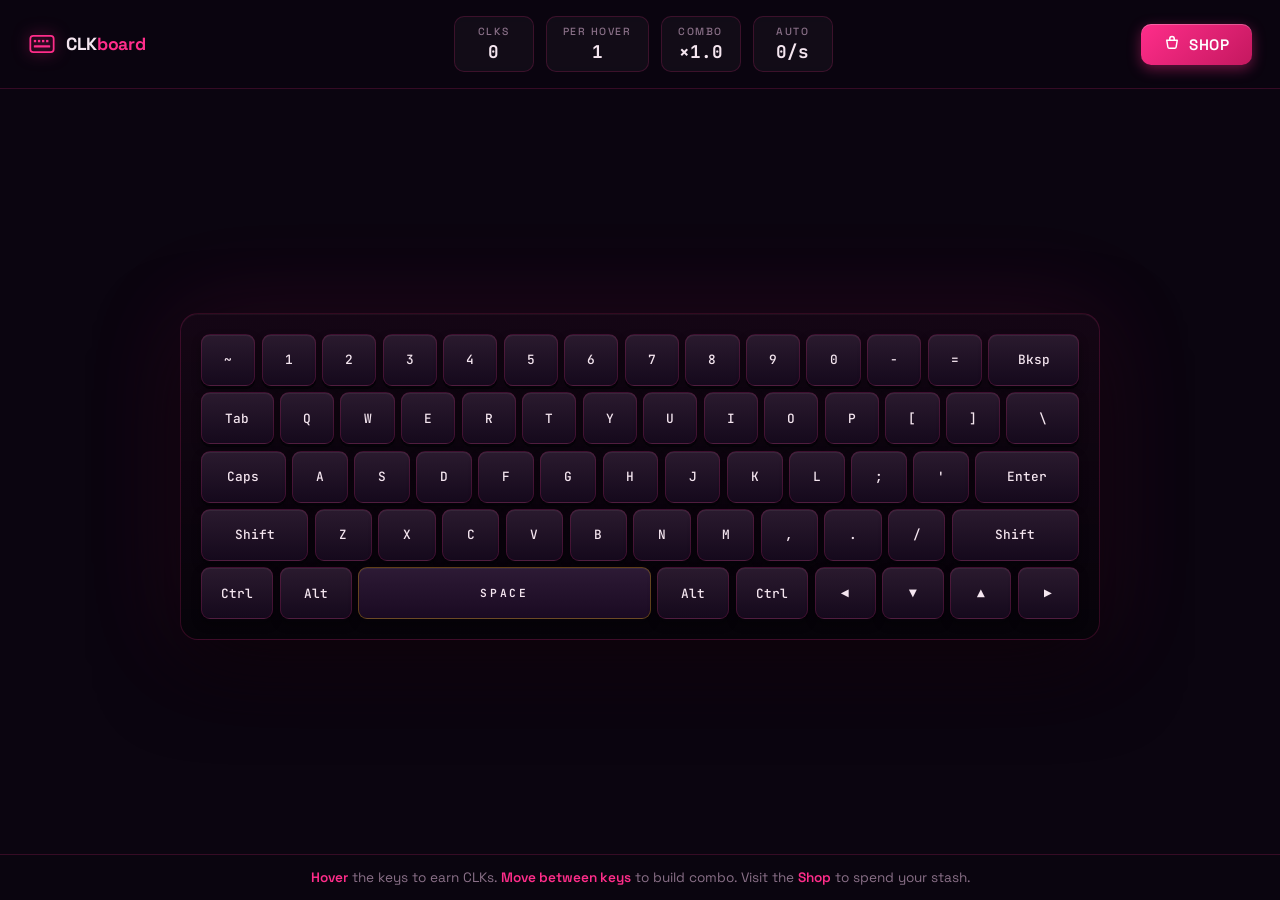
<file: index.html>
<!DOCTYPE html>
<html lang="en">
<head>
<meta charset="UTF-8">
<meta name="viewport" content="width=device-width, initial-scale=1.0">
<title>CLKboard — Hover to Earn</title>
<meta name="description" content="A clicker game where you hover a virtual keyboard to earn CLKs.">
<link rel="icon" href="data:image/svg+xml,<svg xmlns='http://www.w3.org/2000/svg' viewBox='0 0 24 24'><rect x='2' y='5' width='20' height='14' rx='2' fill='%23ff2d8a'/></svg>">
<link rel="preconnect" href="https://fonts.googleapis.com">
<link rel="preconnect" href="https://fonts.gstatic.com" crossorigin>
<link href="https://fonts.googleapis.com/css2?family=Space+Grotesk:wght@300;400;500;600;700&family=JetBrains+Mono:wght@400;500;700&display=swap" rel="stylesheet">
<link rel="stylesheet" href="style.css">
</head>
<body>
<div class="bg-grid" aria-hidden="true"></div>
<div class="bg-glow" aria-hidden="true"></div>

<header class="topbar">
  <div class="brand">
    <svg class="brand-svg" viewBox="0 0 24 24" aria-hidden="true">
      <rect x="2" y="5" width="20" height="14" rx="2.5" fill="none" stroke="currentColor" stroke-width="1.5"/>
      <rect x="5" y="8.5" width="2" height="2" fill="currentColor"/>
      <rect x="8.5" y="8.5" width="2" height="2" fill="currentColor"/>
      <rect x="12" y="8.5" width="2" height="2" fill="currentColor"/>
      <rect x="15.5" y="8.5" width="2" height="2" fill="currentColor"/>
      <rect x="5" y="13" width="14" height="2" fill="currentColor" rx="0.5"/>
    </svg>
    <span class="brand-name">CLK<span class="brand-accent">board</span></span>
  </div>
  
  <div class="stats" role="status" aria-live="polite">
    <div class="stat">
      <span class="stat-label">CLKs</span>
      <span class="stat-value" id="clkCount">0</span>
    </div>
    <div class="stat">
      <span class="stat-label">Per Hover</span>
      <span class="stat-value" id="perHover">1</span>
    </div>
    <div class="stat">
      <span class="stat-label">Combo</span>
      <span class="stat-value" id="comboValue">×1.0</span>
    </div>
    <div class="stat">
      <span class="stat-label">Auto</span>
      <span class="stat-value" id="autoRate">0/s</span>
    </div>
  </div>
  
  <a href="shop.html" class="shop-btn" aria-label="Visit the upgrade shop">
    <svg viewBox="0 0 24 24" fill="none" stroke="currentColor" stroke-width="2" stroke-linecap="round" stroke-linejoin="round" aria-hidden="true">
      <path d="M5 7h14l-1.5 9a2 2 0 0 1-2 1.7H8.5a2 2 0 0 1-2-1.7L5 7z"/>
      <path d="M9 7V5a3 3 0 0 1 6 0v2"/>
    </svg>
    <span>Shop</span>
  </a>
</header>

<main class="keyboard-stage">
  <div class="keyboard" id="keyboard" role="group" aria-label="Keyboard"></div>
</main>

<footer class="game-footer">
  <p><strong>Hover</strong> the keys to earn CLKs. <strong>Move between keys</strong> to build combo. Visit the <strong>Shop</strong> to spend your stash.</p>
</footer>

<div class="toast-container" id="toastContainer" aria-live="polite"></div>

<script src="core.js"></script>
<script src="script.js"></script>
</body>
</html>
</file>
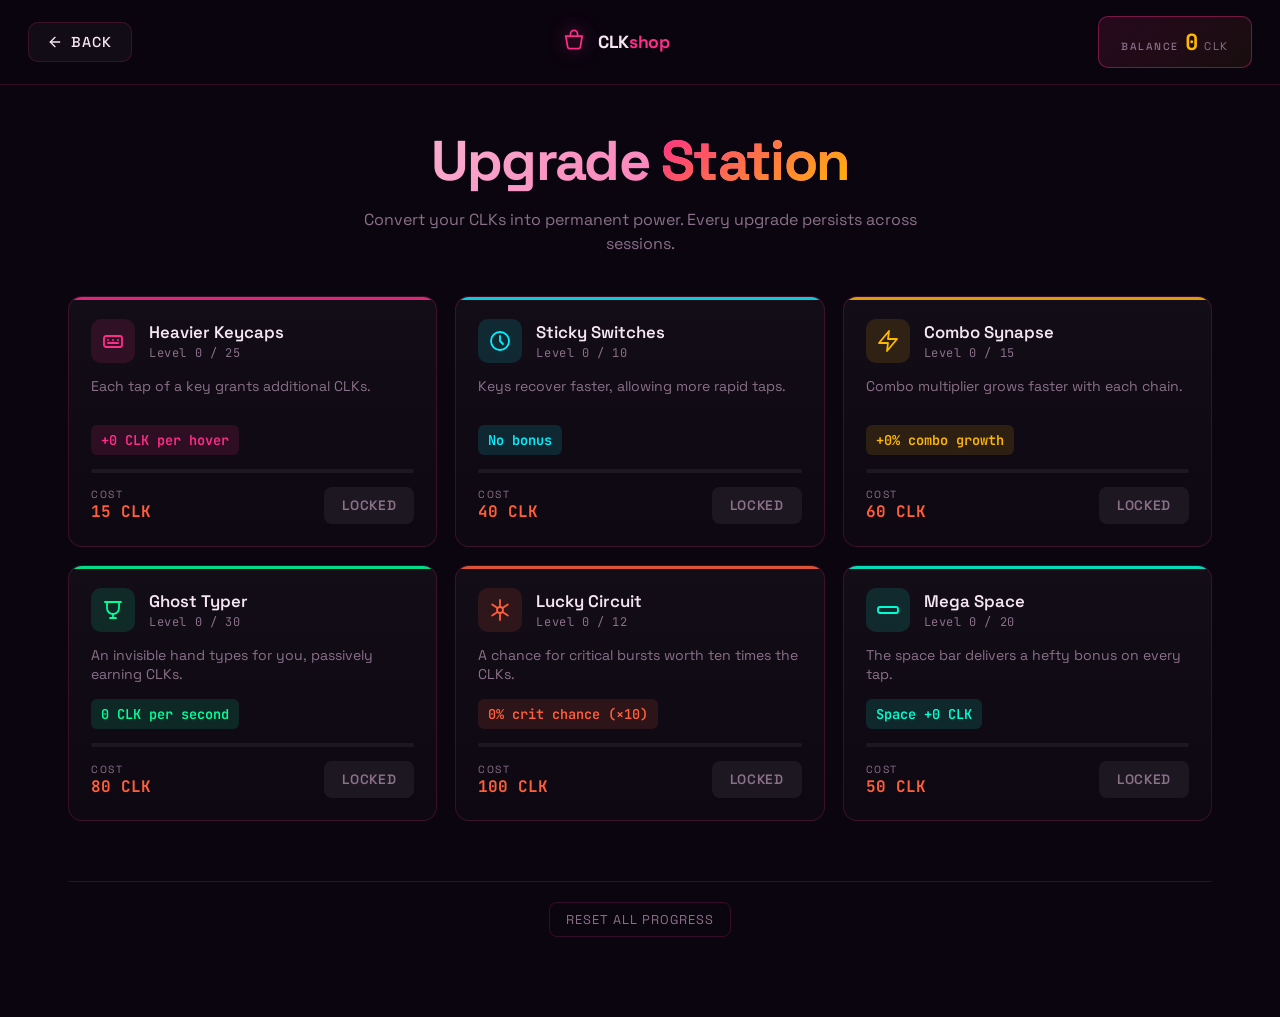
<file: shop.html>
<!DOCTYPE html>
<html lang="en">
<head>
<meta charset="UTF-8">
<meta name="viewport" content="width=device-width, initial-scale=1.0">
<title>CLKboard — Upgrade Shop</title>
<link rel="icon" href="data:image/svg+xml,<svg xmlns='http://www.w3.org/2000/svg' viewBox='0 0 24 24'><rect x='2' y='5' width='20' height='14' rx='2' fill='%23ff2d8a'/></svg>">
<link rel="preconnect" href="https://fonts.googleapis.com">
<link rel="preconnect" href="https://fonts.gstatic.com" crossorigin>
<link href="https://fonts.googleapis.com/css2?family=Space+Grotesk:wght@300;400;500;600;700&family=JetBrains+Mono:wght@400;500;700&display=swap" rel="stylesheet">
<link rel="stylesheet" href="style.css">
</head>
<body>
<div class="bg-grid" aria-hidden="true"></div>
<div class="bg-glow" aria-hidden="true"></div>

<header class="topbar shop-topbar">
  <a href="index.html" class="back-btn" aria-label="Back to keyboard">
    <svg viewBox="0 0 24 24" fill="none" stroke="currentColor" stroke-width="2" stroke-linecap="round" stroke-linejoin="round" aria-hidden="true">
      <line x1="19" y1="12" x2="5" y2="12"/>
      <polyline points="12,19 5,12 12,5"/>
    </svg>
    <span>Back</span>
  </a>
  
  <div class="brand">
    <svg class="brand-svg" viewBox="0 0 24 24" aria-hidden="true">
      <path d="M5 7h14l-1.5 9a2 2 0 0 1-2 1.7H8.5a2 2 0 0 1-2-1.7L5 7z" fill="none" stroke="currentColor" stroke-width="1.5"/>
      <path d="M9 7V5a3 3 0 0 1 6 0v2" fill="none" stroke="currentColor" stroke-width="1.5"/>
    </svg>
    <span class="brand-name">CLK<span class="brand-accent">shop</span></span>
  </div>
  
  <div class="stats">
    <div class="stat stat-balance">
      <span class="stat-label">Balance</span>
      <span class="stat-value" id="balance">0</span>
      <span class="stat-unit">CLK</span>
    </div>
  </div>
</header>

<main class="shop-stage">
  <section class="shop-hero">
    <h1 class="shop-title">Upgrade <span class="text-accent">Station</span></h1>
    <p class="shop-subtitle">Convert your CLKs into permanent power. Every upgrade persists across sessions.</p>
  </section>
  
  <section class="upgrades" id="upgrades" aria-label="Available upgrades"></section>
  
  <section class="shop-footer">
    <button class="btn-ghost" id="resetBtn">Reset all progress</button>
  </section>
</main>

<div class="modal-backdrop" id="resetModal" hidden>
  <div class="modal" role="dialog" aria-modal="true" aria-labelledby="modalTitle">
    <h2 id="modalTitle">Reset all progress?</h2>
    <p class="modal-text">This will erase all your CLKs, upgrades, and stats. This action cannot be undone.</p>
    <div class="modal-actions">
      <button class="btn-ghost" id="cancelReset">Cancel</button>
      <button class="btn-danger" id="confirmReset">Reset everything</button>
    </div>
  </div>
</div>

<div class="toast-container" id="toastContainer" aria-live="polite"></div>

<script src="core.js"></script>
<script src="shop.js"></script>
</body>
</html>
</file>
<file: style.css>
/* ===== Tokens ===== */
:root {
  --bg: #0b0510;
  --bg-2: #15091c;
  --fg: #f5e6f0;
  --muted: #8a7088;
  --accent: #ff2d8a;
  --accent-dim: #c4185f;
  --accent-2: #00f0ff;
  --gold: #ffb800;
  --green: #00ff9d;
  --orange: #ff5e3a;
  --teal: #00ffd5;

  --card: rgba(255, 255, 255, 0.035);
  --card-hover: rgba(255, 255, 255, 0.06);
  --border: rgba(255, 45, 138, 0.18);
  --border-bright: rgba(255, 45, 138, 0.4);

  --key-size: clamp(28px, 4.6vw, 52px);
  --key-gap: clamp(4px, 0.5vw, 7px);
  --key-radius: 9px;

  --font-display: 'Space Grotesk', sans-serif;
  --font-mono: 'JetBrains Mono', monospace;
}

/* ===== Reset ===== */
*, *::before, *::after { box-sizing: border-box; margin: 0; padding: 0; }

html, body {
  background: var(--bg);
  color: var(--fg);
  font-family: var(--font-display);
  min-height: 100vh;
  overflow-x: hidden;
}

body {
  position: relative;
  display: flex;
  flex-direction: column;
}

button { font-family: inherit; }

/* ===== Backgrounds ===== */
.bg-grid {
  position: fixed;
  inset: 0;
  background-image:
    linear-gradient(rgba(255, 45, 138, 0.04) 1px, transparent 1px),
    linear-gradient(90deg, rgba(255, 45, 138, 0.04) 1px, transparent 1px);
  background-size: 60px 60px;
  pointer-events: none;
  z-index: -2;
  animation: gridPan 40s linear infinite;
}

@keyframes gridPan { to { background-position: 60px 60px, 60px 60px; } }

.bg-glow {
  position: fixed;
  inset: -10%;
  pointer-events: none;
  z-index: -1;
  background:
    radial-gradient(circle at 15% 25%, rgba(255, 45, 138, 0.18), transparent 45%),
    radial-gradient(circle at 85% 75%, rgba(0, 240, 255, 0.10), transparent 45%),
    radial-gradient(circle at 50% 100%, rgba(255, 184, 0, 0.08), transparent 50%);
  animation: glowDrift 24s ease-in-out infinite alternate;
}

@keyframes glowDrift {
  0% { transform: translate(0, 0); }
  100% { transform: translate(-30px, 20px); }
}

/* ===== Topbar ===== */
.topbar {
  display: flex;
  align-items: center;
  justify-content: space-between;
  gap: 20px;
  padding: 16px 28px;
  background: rgba(11, 5, 16, 0.7);
  backdrop-filter: blur(14px);
  -webkit-backdrop-filter: blur(14px);
  border-bottom: 1px solid var(--border);
  position: sticky;
  top: 0;
  z-index: 100;
  flex-wrap: wrap;
}

.brand {
  display: flex;
  align-items: center;
  gap: 10px;
  font-weight: 700;
  font-size: 1.1rem;
  letter-spacing: -0.02em;
}

.brand-svg {
  width: 28px;
  height: 28px;
  color: var(--accent);
  filter: drop-shadow(0 0 8px rgba(255, 45, 138, 0.6));
}

.brand-accent { color: var(--accent); }

/* ===== Stats ===== */
.stats {
  display: flex;
  gap: 12px;
  flex-wrap: wrap;
  justify-content: center;
}

.stat {
  display: flex;
  flex-direction: column;
  align-items: center;
  gap: 2px;
  padding: 8px 16px;
  background: var(--card);
  border: 1px solid var(--border);
  border-radius: 10px;
  min-width: 80px;
}

.stat-label {
  font-size: 0.65rem;
  text-transform: uppercase;
  letter-spacing: 0.15em;
  color: var(--muted);
  font-weight: 500;
}

.stat-value {
  font-family: var(--font-mono);
  font-size: 1.1rem;
  font-weight: 700;
  color: var(--fg);
  transition: color 0.2s, transform 0.2s;
}

.stat-value.pulse { animation: statPulse 0.4s ease-out; }

@keyframes statPulse {
  0% { transform: scale(1); color: var(--fg); }
  50% { transform: scale(1.18); color: var(--gold); text-shadow: 0 0 14px rgba(255, 184, 0, 0.7); }
  100% { transform: scale(1); color: var(--fg); }
}

.stat-balance {
  flex-direction: row;
  align-items: baseline;
  gap: 6px;
  padding: 10px 22px;
  background: linear-gradient(135deg, rgba(255, 45, 138, 0.12), rgba(255, 184, 0, 0.06));
  border-color: var(--border-bright);
}

.stat-balance .stat-value {
  font-size: 1.4rem;
  color: var(--gold);
}

.stat-unit {
  font-size: 0.7rem;
  color: var(--muted);
  text-transform: uppercase;
  letter-spacing: 0.15em;
}

/* ===== Shop Button ===== */
.shop-btn {
  display: inline-flex;
  align-items: center;
  gap: 8px;
  padding: 11px 22px;
  background: linear-gradient(135deg, var(--accent), var(--accent-dim));
  color: white;
  border: none;
  border-radius: 10px;
  font-weight: 600;
  font-size: 0.95rem;
  letter-spacing: 0.05em;
  text-decoration: none;
  text-transform: uppercase;
  cursor: pointer;
  box-shadow:
    0 4px 14px rgba(255, 45, 138, 0.4),
    inset 0 1px 0 rgba(255, 255, 255, 0.25);
  transition: transform 0.15s ease, box-shadow 0.2s ease;
  position: relative;
  overflow: hidden;
}

.shop-btn::before {
  content: '';
  position: absolute;
  inset: 0;
  background: linear-gradient(90deg, transparent, rgba(255, 255, 255, 0.3), transparent);
  transform: translateX(-100%);
  transition: transform 0.6s;
}

.shop-btn:hover {
  transform: translateY(-2px);
  box-shadow:
    0 6px 24px rgba(255, 45, 138, 0.6),
    inset 0 1px 0 rgba(255, 255, 255, 0.3);
}

.shop-btn:hover::before { transform: translateX(100%); }
.shop-btn:active { transform: translateY(0); }
.shop-btn svg { width: 18px; height: 18px; }

/* ===== Back Button ===== */
.back-btn {
  display: inline-flex;
  align-items: center;
  gap: 8px;
  padding: 10px 18px;
  background: var(--card);
  color: var(--fg);
  border: 1px solid var(--border);
  border-radius: 10px;
  font-weight: 500;
  font-size: 0.9rem;
  text-decoration: none;
  text-transform: uppercase;
  letter-spacing: 0.08em;
  cursor: pointer;
  transition: all 0.15s ease;
}

.back-btn:hover {
  background: var(--card-hover);
  border-color: var(--border-bright);
  color: var(--accent);
}

.back-btn svg { width: 16px; height: 16px; }

/* ===== Keyboard Stage ===== */
.keyboard-stage {
  flex: 1;
  display: flex;
  align-items: center;
  justify-content: center;
  padding: 30px 20px 20px;
  position: relative;
  overflow: auto;
}

.keyboard {
  display: flex;
  flex-direction: column;
  gap: var(--key-gap);
  padding: 20px;
  background: linear-gradient(180deg, rgba(255, 45, 138, 0.04), rgba(0, 0, 0, 0.4));
  border: 1px solid var(--border);
  border-radius: 18px;
  box-shadow:
    0 30px 80px rgba(0, 0, 0, 0.6),
    0 0 100px rgba(255, 45, 138, 0.12),
    inset 0 1px 0 rgba(255, 255, 255, 0.04);
  position: relative;
  width: 100%;
  max-width: 920px;
  animation: kbBreathe 4s ease-in-out infinite alternate;
}

@keyframes kbBreathe {
  0% { box-shadow: 0 30px 80px rgba(0,0,0,0.6), 0 0 80px rgba(255,45,138,0.12), inset 0 1px 0 rgba(255,255,255,0.04); }
  100% { box-shadow: 0 30px 80px rgba(0,0,0,0.6), 0 0 140px rgba(255,45,138,0.22), inset 0 1px 0 rgba(255,255,255,0.04); }
}

.keyboard::after {
  content: '';
  position: absolute;
  bottom: -8px;
  left: 12%;
  right: 12%;
  height: 6px;
  background: linear-gradient(90deg, var(--accent), var(--gold), var(--green), var(--accent-2), var(--accent));
  background-size: 200% 100%;
  filter: blur(10px);
  opacity: 0.5;
  border-radius: 50%;
  animation: rgbSlide 8s linear infinite;
  z-index: -1;
}

@keyframes rgbSlide { to { background-position: 200% 0; } }

.keyboard-row {
  display: flex;
  gap: var(--key-gap);
  justify-content: center;
}

/* ===== Keys ===== */
.key {
  flex: 1 1 0;
  min-width: 0;
  height: var(--key-size);
  display: flex;
  align-items: center;
  justify-content: center;
  padding: 0 clamp(4px, 0.6vw, 8px);
  background: linear-gradient(180deg, #2a1a2e 0%, #15091c 100%);
  border: 1px solid rgba(255, 45, 138, 0.18);
  border-radius: var(--key-radius);
  font-family: var(--font-mono);
  font-size: clamp(0.65rem, 1vw, 0.85rem);
  font-weight: 500;
  color: var(--fg);
  cursor: pointer;
  user-select: none;
  position: relative;
  overflow: hidden;
  box-shadow:
    0 3px 0 #050208,
    0 5px 10px rgba(0, 0, 0, 0.4),
    inset 0 1px 0 rgba(255, 255, 255, 0.06);
  transition: box-shadow 0.15s ease, background 0.15s, border-color 0.15s, color 0.15s, opacity 0.2s, filter 0.2s;
}

.key[data-w="1.25"] { flex: 1.25 1.25 0; }
.key[data-w="1.5"]   { flex: 1.5 1.5 0; }
.key[data-w="1.75"]  { flex: 1.75 1.75 0; }
.key[data-w="2"]     { flex: 2 2 0; }
.key[data-w="2.25"]  { flex: 2.25 2.25 0; }
.key[data-w="2.75"]  { flex: 2.75 2.75 0; }
.key[data-w="6.25"]  { flex: 6.25 6.25 0; }

.key:hover {
  background: linear-gradient(180deg, var(--accent) 0%, var(--accent-dim) 100%);
  border-color: var(--accent);
  color: white;
  box-shadow:
    0 3px 0 #050208,
    0 5px 14px rgba(0, 0, 0, 0.5),
    0 0 22px rgba(255, 45, 138, 0.7),
    inset 0 1px 0 rgba(255, 255, 255, 0.25);
}

.key.tapped { animation: keyTap 0.3s ease-out; }

@keyframes keyTap {
  0% { transform: translateY(0); }
  30% {
    transform: translateY(4px);
    box-shadow:
      0 0 0 #050208,
      0 0 30px rgba(255, 184, 0, 0.85),
      inset 0 1px 0 rgba(255, 255, 255, 0.4);
  }
  100% { transform: translateY(0); }
}

.key.cooldown {
  opacity: 0.55;
  filter: saturate(0.4) brightness(0.7);
}

.key.cooldown::after {
  content: '';
  position: absolute;
  inset: 0;
  background: linear-gradient(180deg, rgba(0, 0, 0, 0.4), rgba(0, 0, 0, 0.2));
  border-radius: var(--key-radius);
  pointer-events: none;
}

.key[data-special="space"] {
  background: linear-gradient(180deg, #2d1a35 0%, #1a0a22 100%);
  border-color: rgba(255, 184, 0, 0.3);
}

.key[data-special="space"]:hover {
  background: linear-gradient(180deg, var(--gold) 0%, #c48800 100%);
  border-color: var(--gold);
  box-shadow: 0 3px 0 #050208, 0 0 22px rgba(255, 184, 0, 0.7), inset 0 1px 0 rgba(255,255,255,0.25);
}

.key[data-special="enter"]:hover,
.key[data-special="shift"]:hover,
.key[data-special="back"]:hover {
  background: linear-gradient(180deg, var(--accent-2) 0%, #00a3b0 100%);
  border-color: var(--accent-2);
  box-shadow: 0 3px 0 #050208, 0 0 22px rgba(0, 240, 255, 0.7), inset 0 1px 0 rgba(255,255,255,0.25);
}

.key-label { pointer-events: none; }

.key[data-w="6.25"] .key-label {
  font-size: 0.7rem;
  letter-spacing: 0.25em;
  text-transform: uppercase;
  font-weight: 600;
}

/* ===== Game Footer ===== */
.game-footer {
  padding: 14px 28px;
  text-align: center;
  font-size: 0.85rem;
  color: var(--muted);
  border-top: 1px solid var(--border);
  background: rgba(11, 5, 16, 0.6);
}

.game-footer strong {
  color: var(--accent);
  font-weight: 600;
}

/* ===== Shop Page ===== */
.shop-stage {
  flex: 1;
  padding: 40px 28px 60px;
  max-width: 1200px;
  width: 100%;
  margin: 0 auto;
}

.shop-hero { text-align: center; margin-bottom: 40px; }

.shop-title {
  font-size: clamp(2.2rem, 5vw, 3.5rem);
  font-weight: 700;
  letter-spacing: -0.03em;
  margin-bottom: 12px;
  background: linear-gradient(135deg, var(--fg), var(--accent));
  -webkit-background-clip: text;
  background-clip: text;
  -webkit-text-fill-color: transparent;
}

.text-accent {
  background: linear-gradient(135deg, var(--accent), var(--gold));
  -webkit-background-clip: text;
  background-clip: text;
  -webkit-text-fill-color: transparent;
}

.shop-subtitle {
  color: var(--muted);
  font-size: 1rem;
  max-width: 560px;
  margin: 0 auto;
  line-height: 1.5;
}

/* ===== Upgrade Cards ===== */
.upgrades {
  display: grid;
  grid-template-columns: repeat(auto-fill, minmax(300px, 1fr));
  gap: 18px;
  margin-bottom: 60px;
}

.upgrade-card {
  position: relative;
  padding: 22px;
  background: linear-gradient(180deg, var(--card), rgba(255, 255, 255, 0.015));
  border: 1px solid var(--border);
  border-radius: 14px;
  display: flex;
  flex-direction: column;
  gap: 14px;
  overflow: hidden;
  transition: transform 0.18s ease, border-color 0.18s ease, box-shadow 0.18s ease;
}

.upgrade-card::before {
  content: '';
  position: absolute;
  top: 0;
  left: 0;
  right: 0;
  height: 3px;
  background: var(--card-accent, var(--accent));
  opacity: 0.85;
}

.upgrade-card::after {
  content: '';
  position: absolute;
  inset: 0;
  background: radial-gradient(circle at top right, var(--card-accent, var(--accent)), transparent 70%);
  opacity: 0;
  pointer-events: none;
  transition: opacity 0.3s;
}

.upgrade-card:hover {
  transform: translateY(-3px);
  border-color: var(--card-accent, var(--accent));
  box-shadow: 0 12px 30px rgba(0, 0, 0, 0.4), 0 0 30px var(--card-glow, rgba(255, 45, 138, 0.2));
}

.upgrade-card:hover::after { opacity: 0.06; }
.upgrade-card.maxed { opacity: 0.85; }
.upgrade-card.maxed::before { background: var(--gold); }
.upgrade-card.flash { animation: cardFlash 0.4s ease-out; }

@keyframes cardFlash {
  0% { box-shadow: 0 0 0 1px var(--card-accent, var(--accent)), 0 0 40px var(--card-glow, rgba(255, 45, 138, 0.6)); }
  100% { box-shadow: 0 12px 30px rgba(0, 0, 0, 0.4), 0 0 30px var(--card-glow, rgba(255, 45, 138, 0.2)); }
}

.upgrade-header {
  display: flex;
  align-items: center;
  gap: 14px;
}

.upgrade-icon {
  width: 44px;
  height: 44px;
  display: flex;
  align-items: center;
  justify-content: center;
  background: var(--card-accent-dim, rgba(255, 45, 138, 0.15));
  color: var(--card-accent, var(--accent));
  border-radius: 10px;
  flex-shrink: 0;
}

.upgrade-icon svg { width: 24px; height: 24px; }

.upgrade-name {
  font-size: 1.05rem;
  font-weight: 600;
  margin-bottom: 2px;
}

.upgrade-level {
  font-family: var(--font-mono);
  font-size: 0.75rem;
  color: var(--muted);
  letter-spacing: 0.05em;
}

.upgrade-desc {
  color: var(--muted);
  font-size: 0.88rem;
  line-height: 1.4;
  min-height: 2.4em;
}

.upgrade-effect {
  font-family: var(--font-mono);
  font-size: 0.85rem;
  color: var(--card-accent, var(--accent));
  font-weight: 600;
  padding: 6px 10px;
  background: var(--card-accent-dim, rgba(255, 45, 138, 0.08));
  border-radius: 6px;
  display: inline-block;
  align-self: flex-start;
}

.upgrade-progress {
  height: 4px;
  background: rgba(255, 255, 255, 0.06);
  border-radius: 2px;
  overflow: hidden;
}

.upgrade-progress-bar {
  height: 100%;
  background: var(--card-accent, var(--accent));
  border-radius: 2px;
  transition: width 0.3s ease;
}

.upgrade-actions {
  display: flex;
  align-items: center;
  justify-content: space-between;
  gap: 10px;
  margin-top: auto;
}

.upgrade-cost {
  display: flex;
  flex-direction: column;
  gap: 0;
}

.upgrade-cost-label {
  font-size: 0.65rem;
  text-transform: uppercase;
  letter-spacing: 0.15em;
  color: var(--muted);
}

.upgrade-cost-value {
  font-family: var(--font-mono);
  font-size: 1rem;
  font-weight: 700;
  color: var(--fg);
}

.upgrade-cost-value.affordable { color: var(--green); }
.upgrade-cost-value.expensive { color: var(--orange); }

.buy-btn {
  padding: 10px 18px;
  background: linear-gradient(135deg, var(--card-accent, var(--accent)), var(--card-accent-d, var(--accent-dim)));
  color: white;
  border: none;
  border-radius: 8px;
  font-weight: 600;
  font-size: 0.85rem;
  letter-spacing: 0.05em;
  text-transform: uppercase;
  cursor: pointer;
  transition: transform 0.12s, box-shadow 0.2s, filter 0.2s;
  box-shadow: 0 2px 8px var(--card-glow, rgba(255, 45, 138, 0.3));
}

.buy-btn:hover:not(:disabled) {
  transform: translateY(-1px);
  box-shadow: 0 4px 16px var(--card-glow, rgba(255, 45, 138, 0.5));
  filter: brightness(1.1);
}

.buy-btn:active:not(:disabled) { transform: translateY(1px); }

.buy-btn:disabled {
  background: rgba(255, 255, 255, 0.06);
  color: var(--muted);
  cursor: not-allowed;
  box-shadow: none;
}

.buy-btn.maxed {
  background: linear-gradient(135deg, var(--gold), #c48800);
  cursor: default;
}

/* ===== Shop Footer / Reset ===== */
.shop-footer {
  margin-top: 20px;
  padding: 20px;
  text-align: center;
  border-top: 1px solid var(--border);
}

.btn-ghost {
  padding: 8px 16px;
  background: transparent;
  color: var(--muted);
  border: 1px solid var(--border);
  border-radius: 8px;
  font-size: 0.8rem;
  text-transform: uppercase;
  letter-spacing: 0.08em;
  cursor: pointer;
  transition: all 0.15s;
}

.btn-ghost:hover {
  color: var(--accent);
  border-color: var(--accent);
}

/* ===== Modal ===== */
.modal-backdrop {
  position: fixed;
  inset: 0;
  background: rgba(0, 0, 0, 0.7);
  backdrop-filter: blur(8px);
  -webkit-backdrop-filter: blur(8px);
  display: flex;
  align-items: center;
  justify-content: center;
  z-index: 200;
  animation: fadeIn 0.2s ease;
}

.modal-backdrop[hidden] { display: none; }

@keyframes fadeIn { from { opacity: 0; } to { opacity: 1; } }

.modal {
  background: var(--bg-2);
  border: 1px solid var(--border-bright);
  border-radius: 14px;
  padding: 28px;
  max-width: 400px;
  width: 90%;
  box-shadow: 0 20px 60px rgba(0, 0, 0, 0.6);
  animation: modalIn 0.25s ease;
}

@keyframes modalIn {
  from { transform: scale(0.92); opacity: 0; }
  to { transform: scale(1); opacity: 1; }
}

.modal h2 { font-size: 1.4rem; margin-bottom: 12px; }

.modal-text {
  color: var(--muted);
  margin-bottom: 20px;
  line-height: 1.5;
}

.modal-actions {
  display: flex;
  gap: 10px;
  justify-content: flex-end;
}

.btn-danger {
  padding: 10px 18px;
  background: linear-gradient(135deg, var(--accent), var(--accent-dim));
  color: white;
  border: none;
  border-radius: 8px;
  font-weight: 600;
  font-size: 0.85rem;
  text-transform: uppercase;
  letter-spacing: 0.05em;
  cursor: pointer;
}

/* ===== Floatup & Particles ===== */
.floatup {
  position: fixed;
  pointer-events: none;
  font-family: var(--font-mono);
  font-weight: 700;
  font-size: 16px;
  color: var(--accent);
  text-shadow: 0 0 10px rgba(255, 45, 138, 0.7);
  z-index: 150;
  animation: floatup 1.1s ease-out forwards;
  transform: translateX(-50%);
  white-space: nowrap;
}

.floatup.crit {
  color: var(--gold);
  font-size: 22px;
  text-shadow: 0 0 14px rgba(255, 184, 0, 0.9);
}

.floatup.combo {
  color: var(--accent-2);
  font-size: 20px;
  text-shadow: 0 0 12px rgba(0, 240, 255, 0.85);
}

@keyframes floatup {
  0% { transform: translate(-50%, 0); opacity: 1; }
  100% { transform: translate(-50%, -50px); opacity: 0; }
}

.particle {
  position: fixed;
  width: 5px;
  height: 5px;
  border-radius: 50%;
  pointer-events: none;
  z-index: 140;
  animation: particle 0.6s ease-out forwards;
  box-shadow: 0 0 8px currentColor;
}

@keyframes particle {
  0% { opacity: 1; transform: translate(0, 0) scale(1); }
  100% { opacity: 0; transform: translate(var(--dx, 0), var(--dy, 0)) scale(0.2); }
}

/* ===== Toasts ===== */
.toast-container {
  position: fixed;
  bottom: 24px;
  left: 50%;
  transform: translateX(-50%);
  display: flex;
  flex-direction: column;
  gap: 10px;
  z-index: 300;
  pointer-events: none;
}

.toast {
  padding: 12px 22px;
  background: var(--bg-2);
  border: 1px solid var(--border-bright);
  border-radius: 10px;
  font-size: 0.88rem;
  font-weight: 500;
  color: var(--fg);
  box-shadow: 0 10px 30px rgba(0, 0, 0, 0.5);
  opacity: 0;
  transform: translateY(20px);
  transition: opacity 0.25s, transform 0.25s;
}

.toast.show { opacity: 1; transform: translateY(0); }
.toast.success { border-color: var(--green); color: var(--green); }
.toast.error { border-color: var(--orange); color: var(--orange); }
.toast.info { border-color: var(--accent-2); color: var(--accent-2); }

/* ===== Reduced Motion ===== */
@media (prefers-reduced-motion: reduce) {
  *, *::before, *::after {
    animation-duration: 0.01ms !important;
    transition-duration: 0.01ms !important;
  }
}

/* ===== Responsive ===== */
@media (max-width: 720px) {
  .topbar { padding: 12px 16px; gap: 10px; }
  .stats { gap: 8px; }
  .stat { padding: 6px 10px; min-width: 60px; }
  .stat-value { font-size: 0.95rem; }
  .shop-btn { padding: 9px 14px; font-size: 0.8rem; }
  .keyboard-stage { padding: 16px 10px; }
  .keyboard { padding: 12px; }
  .upgrades { grid-template-columns: 1fr; }
  .shop-stage { padding: 24px 16px 40px; }
}
</file>
